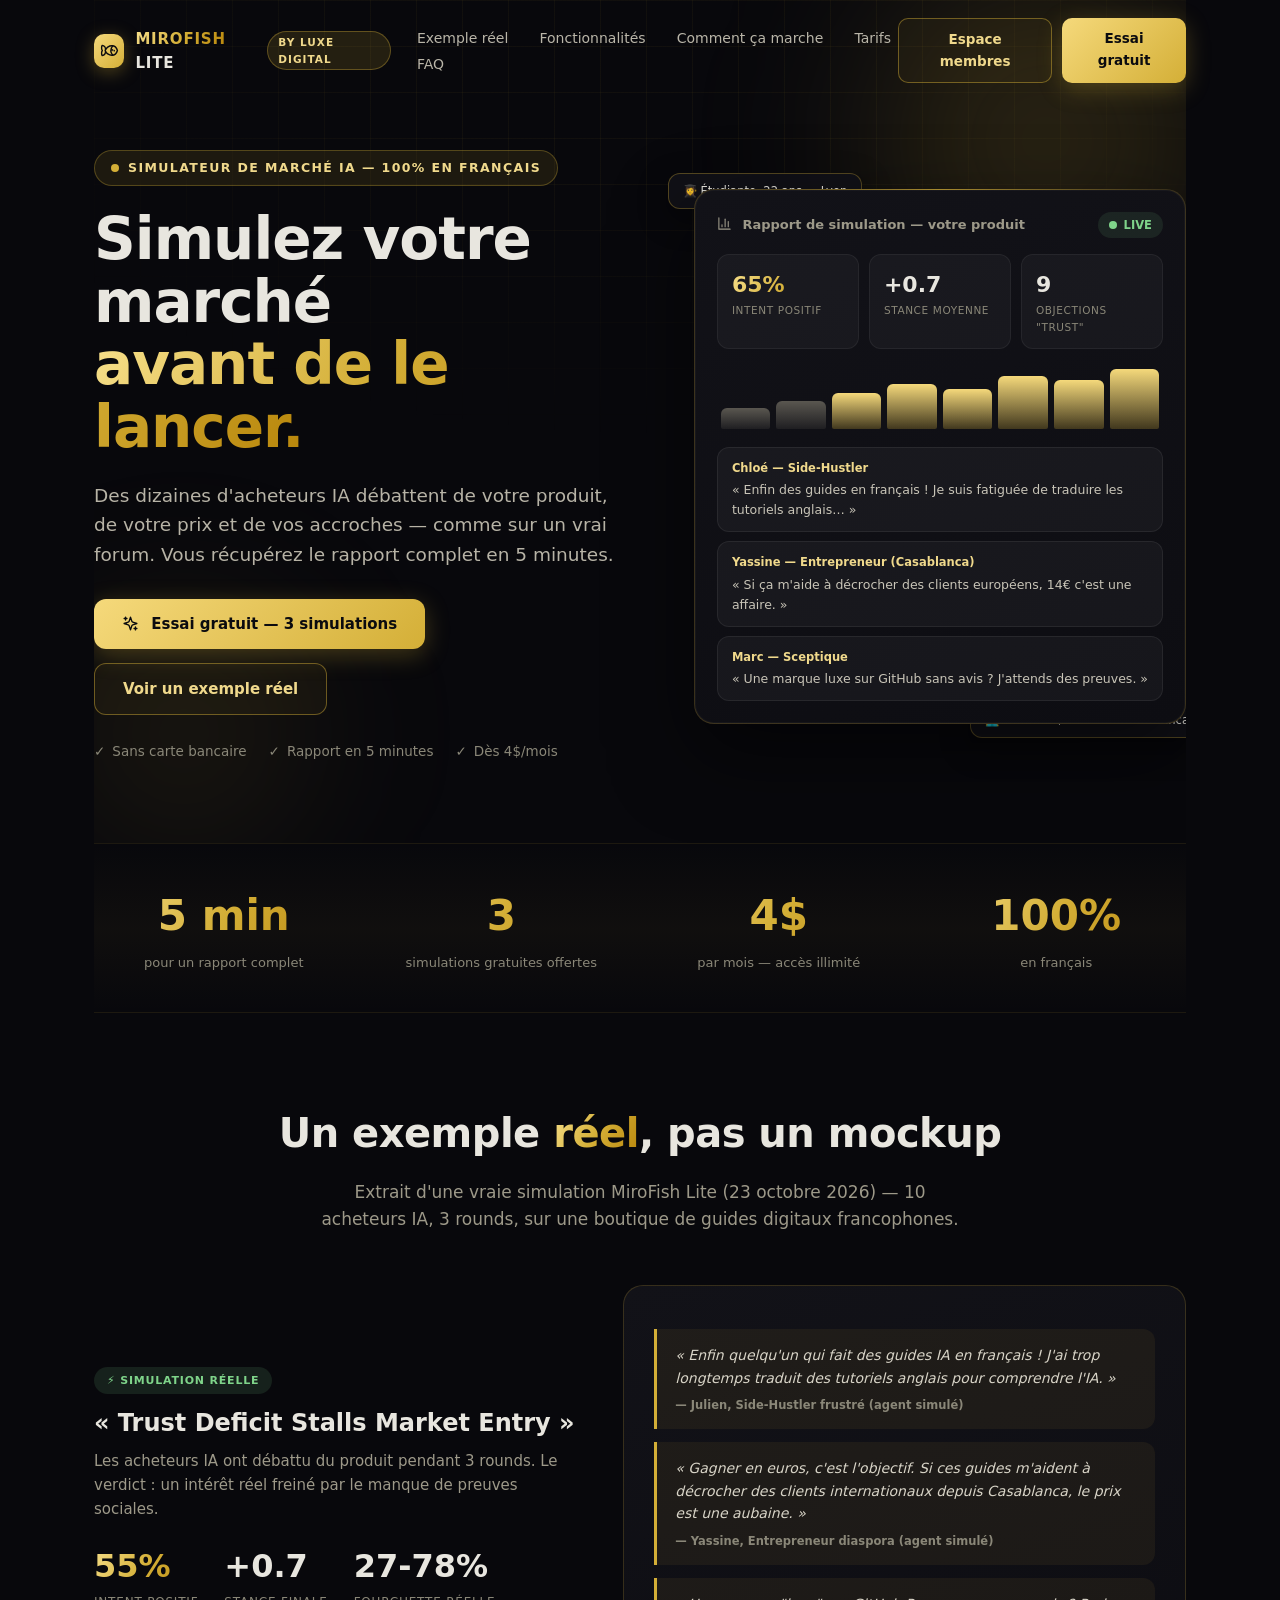
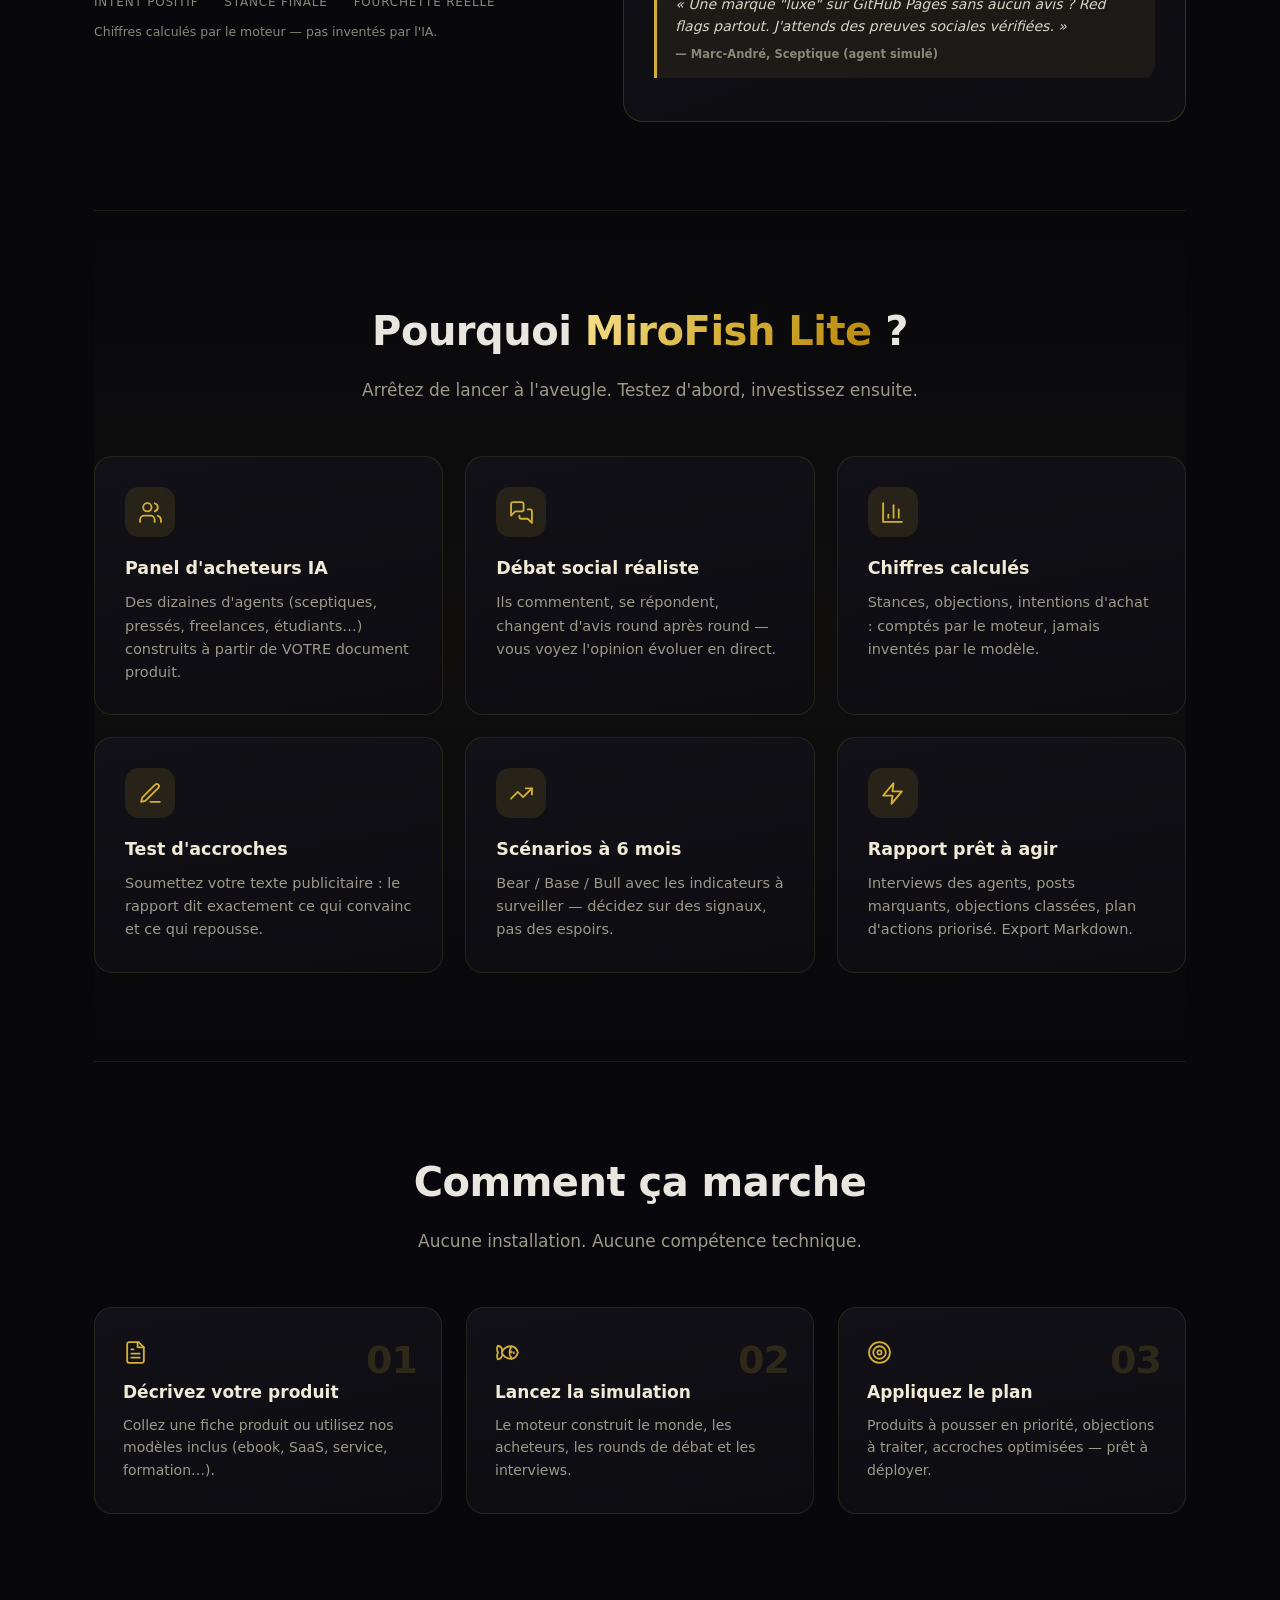
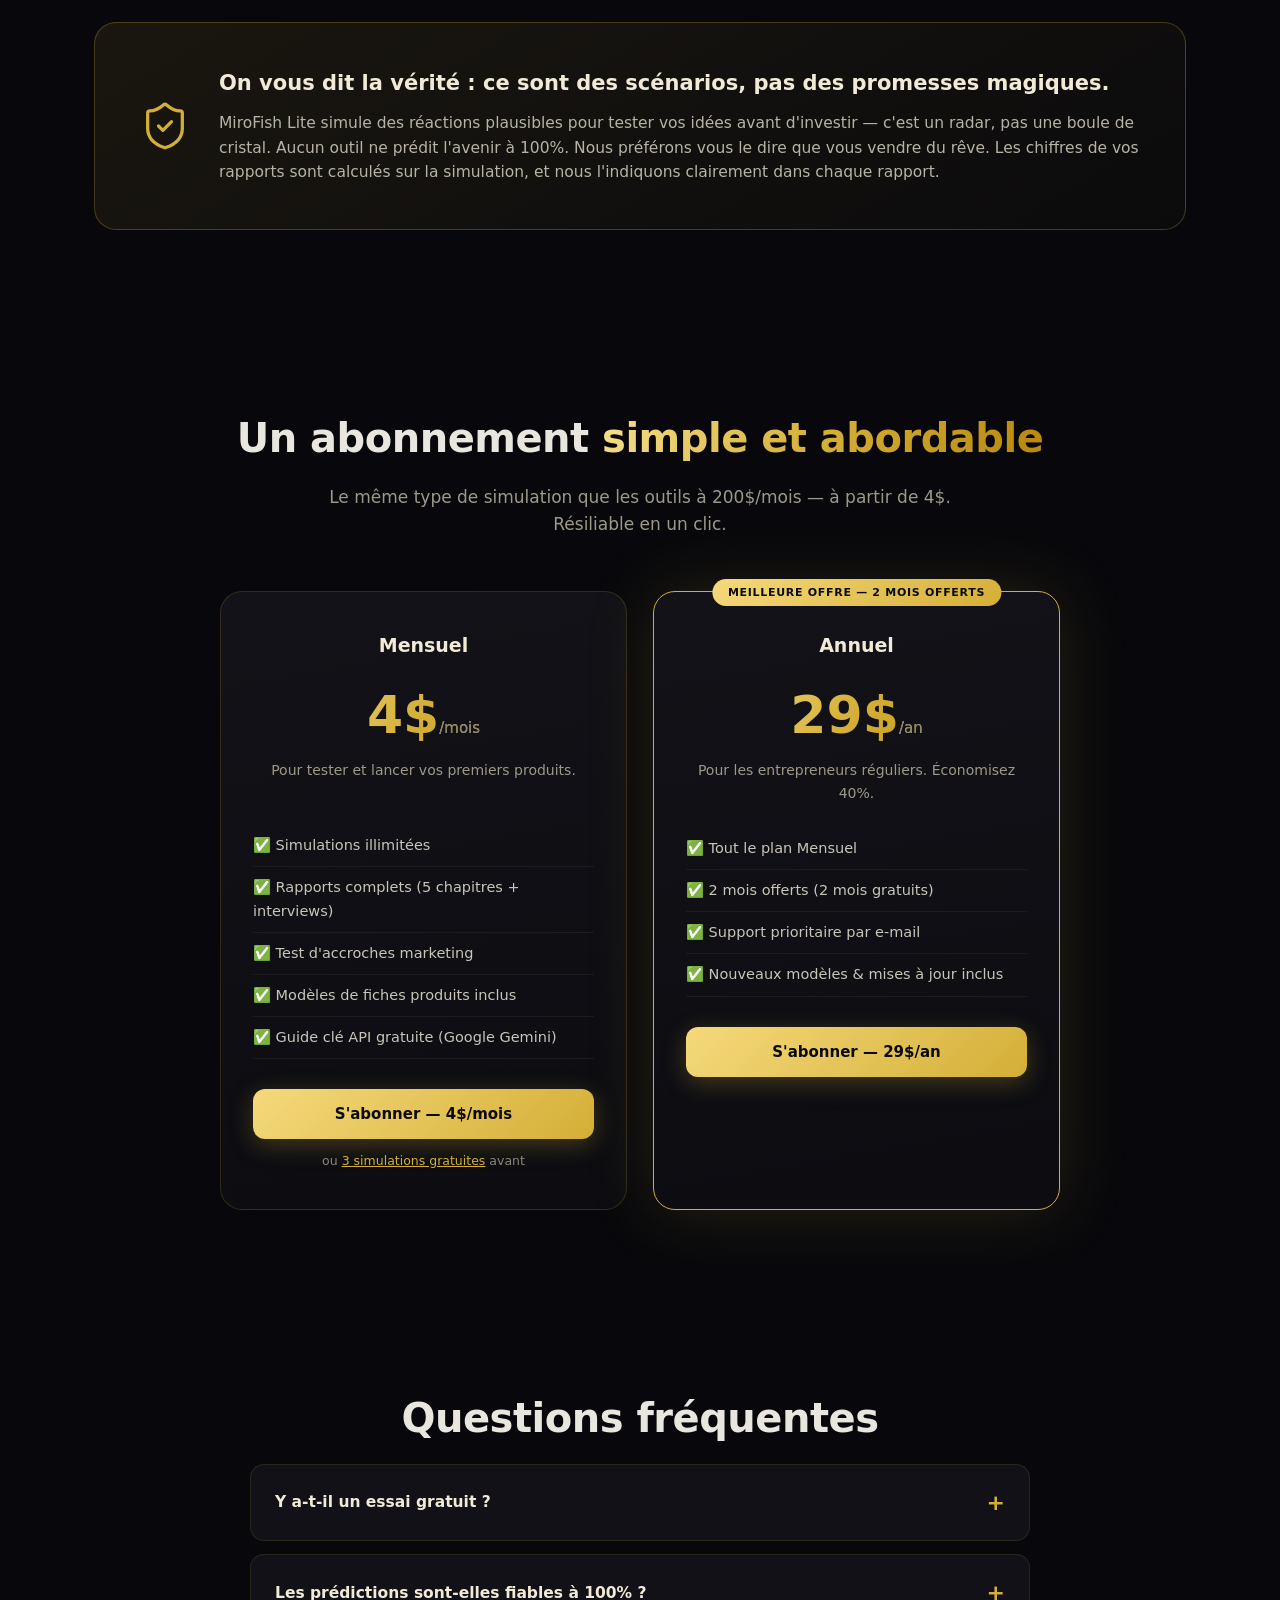
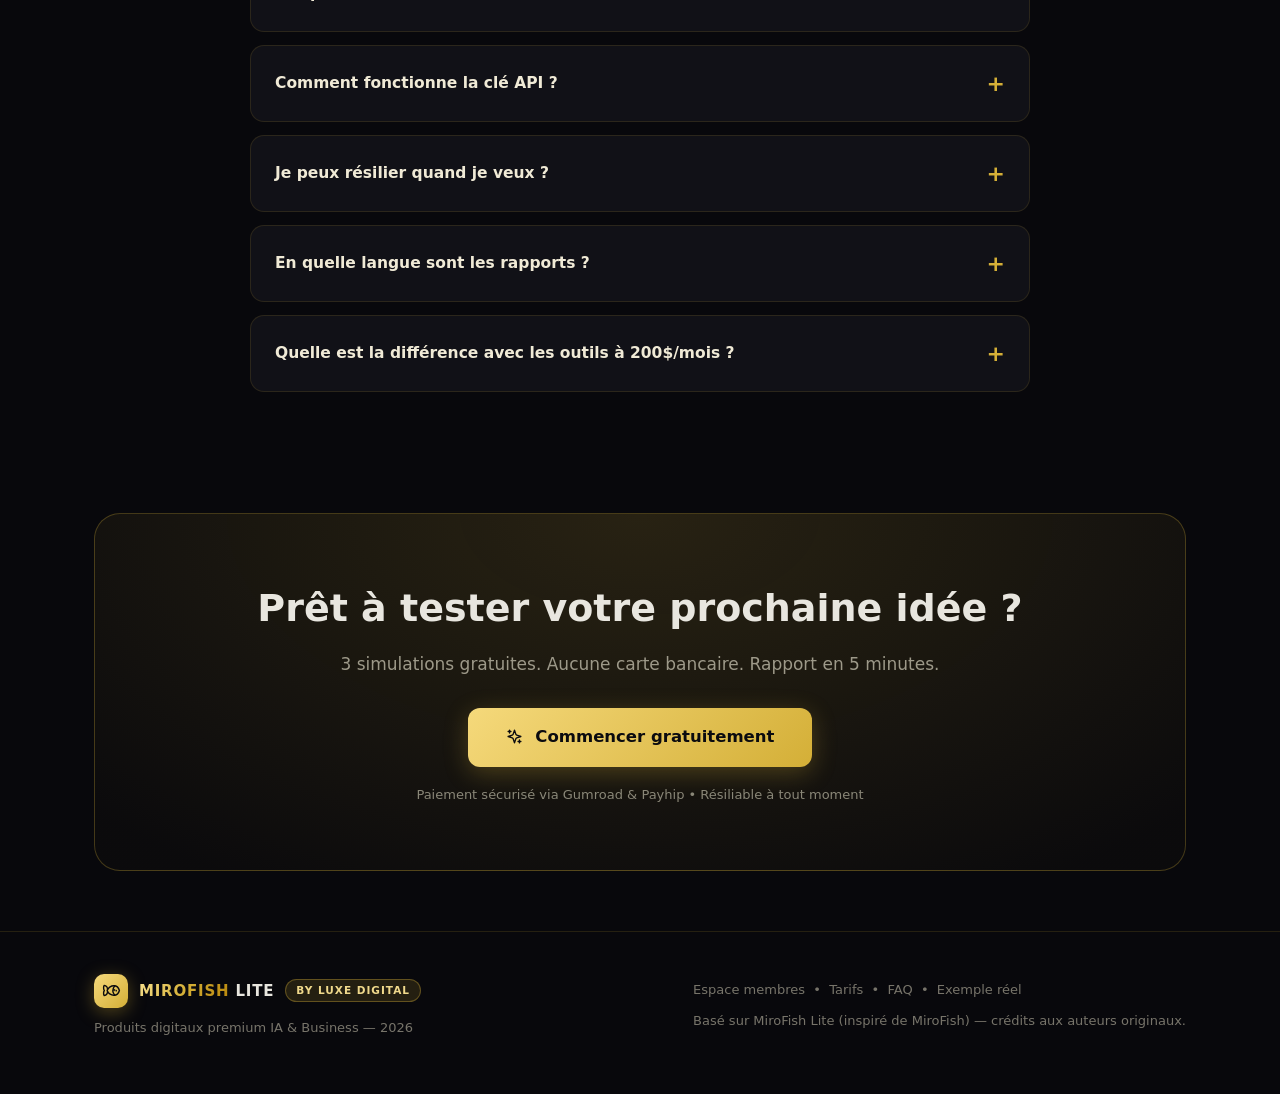
<file: index.html>
<!DOCTYPE html>
<html lang="fr">
<head>
<meta charset="UTF-8">
<meta name="viewport" content="width=device-width, initial-scale=1.0">
<title>MiroFish Lite — Simulez votre marché avant de le lancer | LUXE DIGITAL</title>
<meta name="description" content="Le simulateur de marché IA en français : testez vos produits avec des acheteurs IA qui réagissent comme de vrais clients. Rapport complet en 5 minutes. Dès 4$/mois.">
<link rel="icon" href="data:image/svg+xml,%3Csvg xmlns='http://www.w3.org/2000/svg' viewBox='0 0 32 32'%3E%3Crect width='32' height='32' rx='8' fill='%23d4af37'/%3E%3Cpath d='M16 7a9 9 0 1 0 0 18V7z' fill='%230b0b0f'/%3E%3Ccircle cx='16' cy='16' r='9' fill='none' stroke='%230b0b0f' stroke-width='2'/%3E%3C/svg%3E">
<style>
  * { margin:0; padding:0; box-sizing:border-box; }
  html { scroll-behavior:smooth; }
  body { font-family:'Segoe UI', system-ui, -apple-system, sans-serif; background:#08080c; color:#e8e6df; line-height:1.6; overflow-x:hidden; }
  .gold { background:linear-gradient(120deg,#f7e08c,#d4af37 50%,#b8860b); -webkit-background-clip:text; background-clip:text; color:transparent; }
  .wrap { max-width:1140px; margin:0 auto; padding:0 24px; }

  /* ===== NAV ===== */
  header { position:fixed; top:0; left:0; right:0; z-index:100; transition:.3s; }
  header.scrolled { background:rgba(8,8,12,.82); backdrop-filter:blur(16px); border-bottom:1px solid rgba(212,175,55,.16); }
  nav { display:flex; align-items:center; justify-content:space-between; padding:18px 24px; max-width:1140px; margin:0 auto; }
  .logo { display:flex; align-items:center; gap:11px; font-weight:800; letter-spacing:.8px; font-size:15px; }
  .logo-mark { width:34px; height:34px; border-radius:10px; background:linear-gradient(135deg,#f5d97b,#d4af37); display:flex; align-items:center; justify-content:center; font-size:17px; box-shadow:0 4px 18px rgba(212,175,55,.35); }
  .logo .badge { background:rgba(212,175,55,.14); border:1px solid rgba(212,175,55,.35); color:#f0d98c; padding:2px 10px; border-radius:20px; font-size:10.5px; font-weight:700; letter-spacing:1px; }
  nav .links a { color:#b9b5a8; text-decoration:none; margin-left:26px; font-size:14px; font-weight:500; transition:.2s; }
  nav .links a:hover { color:#f0d98c; }
  .btn { display:inline-block; padding:13px 28px; border-radius:12px; font-weight:700; text-decoration:none; cursor:pointer; border:0; font-size:15px; transition:.25s; text-align:center; }
  .btn-gold { background:linear-gradient(135deg,#f5d97b,#d4af37); color:#0b0b0f; box-shadow:0 6px 24px rgba(212,175,55,.28); }
  .btn-gold:hover { transform:translateY(-2px); box-shadow:0 12px 36px rgba(212,175,55,.45); }
  .btn-ghost { border:1px solid rgba(212,175,55,.45); color:#f0d98c; background:rgba(212,175,55,.05); }
  .btn-ghost:hover { background:rgba(212,175,55,.14); transform:translateY(-2px); }
  .btn-sm { padding:10px 20px; font-size:13.5px; border-radius:10px; }

  /* ===== HERO ===== */
  .hero { position:relative; padding:150px 0 80px; overflow:hidden; }
  .hero-grid-bg { position:absolute; inset:0; background-image:linear-gradient(rgba(212,175,55,.05) 1px, transparent 1px), linear-gradient(90deg, rgba(212,175,55,.05) 1px, transparent 1px); background-size:46px 46px; mask-image:radial-gradient(ellipse 90% 70% at 50% 0%, #000 30%, transparent 75%); pointer-events:none; }
  .orb { position:absolute; border-radius:50%; filter:blur(70px); pointer-events:none; }
  .orb1 { width:520px; height:520px; background:radial-gradient(circle, rgba(212,175,55,.22), transparent 70%); top:-120px; right:-120px; animation:float 9s ease-in-out infinite; }
  .orb2 { width:380px; height:380px; background:radial-gradient(circle, rgba(212,175,55,.12), transparent 70%); bottom:-80px; left:-100px; animation:float 11s ease-in-out infinite reverse; }
  @keyframes float { 0%,100% { transform:translateY(0) } 50% { transform:translateY(-26px) } }
  .hero-cols { display:grid; grid-template-columns:1.05fr .95fr; gap:56px; align-items:center; position:relative; }
  .eyebrow { display:inline-flex; align-items:center; gap:9px; background:rgba(212,175,55,.1); border:1px solid rgba(212,175,55,.3); color:#f0d98c; padding:7px 16px; border-radius:30px; font-size:12.5px; font-weight:700; letter-spacing:1.4px; margin-bottom:22px; }
  .pulse { width:8px; height:8px; border-radius:50%; background:#d4af37; box-shadow:0 0 0 0 rgba(212,175,55,.6); animation:pulse 2s infinite; }
  @keyframes pulse { 70% { box-shadow:0 0 0 10px rgba(212,175,55,0) } 100% { box-shadow:0 0 0 0 rgba(212,175,55,0) } }
  h1 { font-size:clamp(34px,5vw,58px); line-height:1.08; font-weight:800; letter-spacing:-1px; }
  .hero p.sub { margin:22px 0 30px; font-size:18.5px; color:#b7b3a6; max-width:520px; }
  .hero .cta { display:flex; gap:14px; flex-wrap:wrap; }
  .hero-trust { display:flex; gap:22px; margin-top:26px; flex-wrap:wrap; }
  .hero-trust span { color:#8a8778; font-size:13.5px; display:flex; align-items:center; gap:7px; }
  .check { color:#d4af37; font-weight:800; }

  /* ===== HERO MOCKUP ===== */
  .mock { background:linear-gradient(160deg,#121218,#0d0d12); border:1px solid rgba(212,175,55,.22); border-radius:20px; padding:22px; box-shadow:0 30px 80px rgba(0,0,0,.55), 0 0 0 1px rgba(255,255,255,.03) inset; position:relative; }
  .mock::before { content:""; position:absolute; top:-1px; left:20px; right:20px; height:1px; background:linear-gradient(90deg, transparent, rgba(212,175,55,.7), transparent); }
  .mock-head { display:flex; align-items:center; justify-content:space-between; margin-bottom:16px; }
  .mock-title { font-size:13px; color:#9d9989; font-weight:600; }
  .mock-live { display:flex; align-items:center; gap:7px; font-size:11.5px; color:#7fd48a; background:rgba(127,212,138,.1); padding:4px 11px; border-radius:20px; font-weight:700; }
  .stat-row { display:grid; grid-template-columns:repeat(3,1fr); gap:10px; margin-bottom:16px; }
  .stat-box { background:rgba(255,255,255,.035); border:1px solid rgba(255,255,255,.06); border-radius:12px; padding:12px 14px; }
  .stat-box .n { font-size:22px; font-weight:800; }
  .stat-box .l { font-size:10.5px; color:#8a8778; text-transform:uppercase; letter-spacing:.6px; }
  .bars { display:flex; gap:6px; align-items:flex-end; height:64px; margin:6px 0 18px; padding:0 4px; }
  .bar { flex:1; border-radius:6px 6px 2px 2px; background:linear-gradient(180deg,#f5d97b,rgba(212,175,55,.25)); animation:grow 1.2s ease-out backwards; }
  .bar.n { background:linear-gradient(180deg,#5a5750,rgba(90,87,80,.2)); }
  @keyframes grow { from { transform:scaleY(0); transform-origin:bottom } }
  .feed { display:flex; flex-direction:column; gap:9px; }
  .post { background:rgba(255,255,255,.04); border:1px solid rgba(255,255,255,.07); border-radius:12px; padding:11px 14px; font-size:12.5px; color:#c9c5b8; opacity:0; animation:fade .6s forwards; }
  .post b { color:#f0d98c; font-size:11.5px; display:block; margin-bottom:3px; }
  @keyframes fade { to { opacity:1 } }
  .float-chip { position:absolute; background:rgba(18,18,24,.92); border:1px solid rgba(212,175,55,.35); border-radius:12px; padding:8px 14px; font-size:11.5px; color:#e8e6df; backdrop-filter:blur(8px); box-shadow:0 10px 30px rgba(0,0,0,.4); }
  .fc1 { top:-16px; left:-26px; animation:float 7s ease-in-out infinite; }
  .fc2 { bottom:-14px; right:-18px; animation:float 8s ease-in-out infinite reverse; }

  /* ===== SECTIONS ===== */
  section { padding:88px 0; }
  h2.sec { text-align:center; font-size:clamp(27px,3.6vw,40px); font-weight:800; letter-spacing:-.5px; margin-bottom:14px; }
  p.sec-sub { text-align:center; color:#9d9989; max-width:640px; margin:0 auto 52px; font-size:17px; }

  .band { background:linear-gradient(180deg, transparent, rgba(212,175,55,.04), transparent); border-top:1px solid rgba(212,175,55,.1); border-bottom:1px solid rgba(212,175,55,.1); }
  .stat-strip { display:grid; grid-template-columns:repeat(4,1fr); gap:18px; padding:38px 0; }
  .stat-strip .item { text-align:center; }
  .stat-strip .num { font-size:clamp(28px,3.4vw,42px); font-weight:800; }
  .stat-strip .lbl { color:#8a8778; font-size:13px; margin-top:4px; }

  /* ===== EXAMPLE (real run) ===== */
  .ex-grid { display:grid; grid-template-columns:1fr 1.15fr; gap:40px; align-items:center; }
  .ex-card { background:linear-gradient(160deg,#121218,#0d0d12); border:1px solid rgba(212,175,55,.2); border-radius:20px; padding:30px; }
  .quote { background:rgba(212,175,55,.07); border-left:3px solid #d4af37; border-radius:0 12px 12px 0; padding:15px 18px; margin:13px 0; font-size:14px; color:#d8d4c7; font-style:italic; }
  .quote small { display:block; margin-top:7px; color:#8a8778; font-style:normal; font-size:11.5px; font-weight:600; }
  .metric-big { display:flex; gap:26px; flex-wrap:wrap; margin:20px 0 6px; }
  .metric-big .m .v { font-size:32px; font-weight:800; }
  .metric-big .m .k { font-size:12px; color:#8a8778; text-transform:uppercase; letter-spacing:.8px; }
  .tag-real { display:inline-block; background:rgba(127,212,138,.12); color:#7fd48a; font-size:11px; font-weight:800; padding:5px 13px; border-radius:20px; letter-spacing:.8px; margin-bottom:14px; }

  /* ===== FEATURES ===== */
  .grid3 { display:grid; grid-template-columns:repeat(auto-fit,minmax(270px,1fr)); gap:22px; }
  .card { background:linear-gradient(170deg,#111117,#0c0c11); border:1px solid rgba(212,175,55,.13); border-radius:18px; padding:30px; transition:.3s; position:relative; overflow:hidden; }
  .card:hover { transform:translateY(-6px); border-color:rgba(212,175,55,.4); box-shadow:0 20px 50px rgba(0,0,0,.4); }
  .card::after { content:""; position:absolute; top:0; left:0; right:0; height:2px; background:linear-gradient(90deg, transparent, rgba(212,175,55,.55), transparent); opacity:0; transition:.3s; }
  .card:hover::after { opacity:1; }
  .card .ico { width:50px; height:50px; border-radius:14px; background:rgba(212,175,55,.12); display:flex; align-items:center; justify-content:center; font-size:23px; margin-bottom:17px; }
  .card h3 { font-size:17.5px; margin-bottom:9px; color:#f0ead6; }
  .card p { color:#9d9989; font-size:14.5px; }

  /* ===== STEPS ===== */
  .steps { display:grid; grid-template-columns:repeat(3,1fr); gap:24px; counter-reset:s; }
  .step { background:linear-gradient(170deg,#111117,#0c0c11); border:1px solid rgba(212,175,55,.13); border-radius:18px; padding:32px 28px; position:relative; }
  .step::before { counter-increment:s; content:"0" counter(s); position:absolute; top:22px; right:24px; font-size:38px; font-weight:800; color:rgba(212,175,55,.16); letter-spacing:-1px; }
  .step .ico { font-size:28px; margin-bottom:14px; }
  .step h3 { font-size:17px; color:#f0ead6; margin-bottom:8px; }
  .step p { color:#9d9989; font-size:14px; }

  /* ===== HONESTY ===== */
  .honest { background:linear-gradient(150deg, rgba(212,175,55,.09), rgba(212,175,55,.02)); border:1px solid rgba(212,175,55,.28); border-radius:22px; padding:44px; display:grid; grid-template-columns:auto 1fr; gap:28px; align-items:center; }
  .honest .big { font-size:52px; }
  .honest h3 { font-size:21px; margin-bottom:10px; color:#f0ead6; }
  .honest p { color:#b7b3a6; font-size:15.5px; }

  /* ===== PRICING ===== */
  .price-grid { display:grid; grid-template-columns:repeat(auto-fit,minmax(290px,1fr)); gap:26px; max-width:840px; margin:0 auto; }
  .price { background:linear-gradient(170deg,#121218,#0c0c11); border:1px solid rgba(212,175,55,.18); border-radius:22px; padding:38px 32px; text-align:center; position:relative; transition:.3s; }
  .price:hover { transform:translateY(-5px); }
  .price.best { border-color:#d4af37; box-shadow:0 0 70px rgba(212,175,55,.16); }
  .price .tag { position:absolute; top:-13px; left:50%; transform:translateX(-50%); background:linear-gradient(135deg,#f5d97b,#d4af37); color:#0b0b0f; font-size:11px; font-weight:800; padding:5px 16px; border-radius:20px; letter-spacing:.7px; white-space:nowrap; }
  .price h3 { font-size:19px; color:#f0ead6; }
  .price .amount { font-size:52px; font-weight:800; margin:14px 0 2px; }
  .price .amount small { font-size:15px; color:#8a8778; font-weight:500; }
  .price .desc { color:#9d9989; font-size:14px; min-height:42px; }
  .price ul { list-style:none; margin:24px 0 30px; text-align:left; }
  .price li { padding:9px 0; font-size:14.5px; color:#c9c5b8; border-bottom:1px solid rgba(255,255,255,.05); }
  .price li::before { content:"✅ "; }
  .price .btn { width:100%; }

  /* ===== FAQ ===== */
  .faq { max-width:780px; margin:0 auto; }
  details { background:#111117; border:1px solid rgba(212,175,55,.13); border-radius:14px; margin-bottom:13px; overflow:hidden; transition:.3s; }
  details[open] { border-color:rgba(212,175,55,.35); }
  summary { padding:20px 24px; cursor:pointer; font-weight:700; color:#f0ead6; font-size:15.5px; list-style:none; display:flex; justify-content:space-between; align-items:center; }
  summary::-webkit-details-marker { display:none; }
  summary::after { content:"+"; font-size:22px; color:#d4af37; transition:.3s; }
  details[open] summary::after { transform:rotate(45deg); }
  details p { padding:0 24px 20px; color:#9d9989; font-size:14.5px; }

  /* ===== CTA + FOOTER ===== */
  .cta-band { text-align:center; background:radial-gradient(ellipse 70% 120% at 50% 0%, rgba(212,175,55,.16), rgba(212,175,55,.02)); border:1px solid rgba(212,175,55,.28); border-radius:26px; padding:64px 30px; margin:20px 0 60px; position:relative; overflow:hidden; }
  .cta-band h2 { font-size:clamp(26px,3.6vw,38px); font-weight:800; margin-bottom:12px; }
  footer { border-top:1px solid rgba(212,175,55,.14); padding:42px 0 56px; }
  footer .fgrid { display:flex; justify-content:space-between; gap:22px; flex-wrap:wrap; align-items:center; }
  footer p, footer a { color:#77746a; font-size:13px; text-decoration:none; }
  footer a:hover { color:#d4af37; }

  .reveal { opacity:0; transform:translateY(26px); transition:opacity .7s ease, transform .7s ease; }
  .reveal.in { opacity:1; transform:none; }

  @media (max-width:860px) {
    .hero-cols, .ex-grid { grid-template-columns:1fr; }
    .steps { grid-template-columns:1fr; }
    .stat-strip { grid-template-columns:repeat(2,1fr); }
    nav .links { display:none; }
    .hero { padding:120px 0 56px; }
    .honest { grid-template-columns:1fr; text-align:center; }
    .float-chip { display:none; }
  }
  .ic{width:24px;height:24px;stroke:#d4af37;fill:none;stroke-width:1.75;stroke-linecap:round;stroke-linejoin:round;display:block}
  .ic-dark{stroke:#0b0b0f}
  .ic-inline{width:17px;height:17px;stroke:currentColor;fill:none;stroke-width:1.9;stroke-linecap:round;stroke-linejoin:round;vertical-align:-3px;margin-right:7px;display:inline-block}
  .mock-title .ic{width:15px;height:15px;display:inline-block;vertical-align:-2px;margin-right:6px;stroke:#9d9989}
  .honest .big .ic{width:52px;height:52px;stroke-width:1.5}
  .card .ico .ic, .step .ico .ic{width:25px;height:25px}
  .logo-mark .ic{width:19px;height:19px}
</style>
</head>
<body>

<header id="hdr">
  <nav>
    <div class="logo">
      <div class="logo-mark"><svg class="ic ic-dark" viewBox="0 0 24 24" aria-hidden="true"><path d="M6.5 12c.94-3.46 4.94-6 8.5-6 3.56 0 6.06 2.54 7 6-.94 3.47-3.44 6-7 6s-7.56-2.53-8.5-6Z"/><path d="M18 12v.5"/><path d="M16 17.93a9.77 9.77 0 0 1 0-11.86"/><path d="M7 10.67C7 8 5.58 5.97 2.73 5.5c-1 1.5-1 5 .23 6.5-1.24 1.5-1.24 5-.23 6.5C5.58 18.03 7 16 7 13.33"/><circle cx="15.5" cy="11.5" r="0.5" fill="currentColor"/></svg></div>
      <div>
        <div><span class="gold">MIROFISH</span> LITE</div>
      </div>
      <span class="badge">BY LUXE DIGITAL</span>
    </div>
    <div class="links">
      <a href="#exemple">Exemple réel</a>
      <a href="#fonctions">Fonctionnalités</a>
      <a href="#comment">Comment ça marche</a>
      <a href="#prix">Tarifs</a>
      <a href="#faq">FAQ</a>
    </div>
    <div style="display:flex;gap:10px">
      <a class="btn btn-ghost btn-sm" href="app.html">Espace membres</a>
      <a class="btn btn-gold btn-sm" href="app.html">Essai gratuit</a>
    </div>
  </nav>
</header>

<div class="wrap">
  <!-- HERO -->
  <section class="hero">
    <div class="hero-grid-bg"></div>
    <div class="orb orb1"></div>
    <div class="orb orb2"></div>
    <div class="hero-cols">
      <div>
        <div class="eyebrow"><span class="pulse"></span> SIMULATEUR DE MARCHÉ IA — 100% EN FRANÇAIS</div>
        <h1>Simulez votre marché<br><span class="gold">avant de le lancer.</span></h1>
        <p class="sub">Des dizaines d'acheteurs IA débattent de votre produit, de votre prix et de vos accroches — comme sur un vrai forum. Vous récupérez le rapport complet en 5 minutes.</p>
        <div class="cta">
          <a class="btn btn-gold" href="app.html"><svg class="ic-inline" viewBox="0 0 24 24" aria-hidden="true"><path d="m12 3-1.9 5.8a2 2 0 0 1-1.3 1.3L3 12l5.8 1.9a2 2 0 0 1 1.3 1.3L12 21l1.9-5.8a2 2 0 0 1 1.3-1.3L21 12l-5.8-1.9a2 2 0 0 1-1.3-1.3z"/><path d="M5 3v4"/><path d="M19 17v4"/><path d="M3 5h4"/><path d="M17 19h4"/></svg> Essai gratuit — 3 simulations</a>
          <a class="btn btn-ghost" href="#exemple">Voir un exemple réel</a>
        </div>
        <div class="hero-trust">
          <span><span class="check">✓</span> Sans carte bancaire</span>
          <span><span class="check">✓</span> Rapport en 5 minutes</span>
          <span><span class="check">✓</span> Dès 4$/mois</span>
        </div>
      </div>
      <div style="position:relative">
        <div class="float-chip fc1">👩‍🎓 Étudiante, 22 ans — Lyon</div>
        <div class="float-chip fc2">👨‍💻 Freelance, 31 ans — Casablanca</div>
        <div class="mock">
          <div class="mock-head">
            <div class="mock-title"><svg class="ic" viewBox="0 0 24 24" aria-hidden="true"><path d="M3 3v18h18"/><path d="M18 17V9"/><path d="M13 17V5"/><path d="M8 17v-3"/></svg> Rapport de simulation — votre produit</div>
            <div class="mock-live"><span class="pulse" style="background:#7fd48a"></span> LIVE</div>
          </div>
          <div class="stat-row">
            <div class="stat-box"><div class="n gold">65%</div><div class="l">Intent positif</div></div>
            <div class="stat-box"><div class="n">+0.7</div><div class="l">Stance moyenne</div></div>
            <div class="stat-box"><div class="n">9</div><div class="l">Objections "trust"</div></div>
          </div>
          <div class="bars">
            <div class="bar n" style="height:32%;animation-delay:.1s"></div>
            <div class="bar n" style="height:44%;animation-delay:.2s"></div>
            <div class="bar" style="height:56%;animation-delay:.3s"></div>
            <div class="bar" style="height:70%;animation-delay:.4s"></div>
            <div class="bar" style="height:62%;animation-delay:.5s"></div>
            <div class="bar" style="height:82%;animation-delay:.6s"></div>
            <div class="bar" style="height:76%;animation-delay:.7s"></div>
            <div class="bar" style="height:94%;animation-delay:.8s"></div>
          </div>
          <div class="feed" id="feed">
            <div class="post" style="animation-delay:.9s"><b>Chloé — Side-Hustler</b>« Enfin des guides en français ! Je suis fatiguée de traduire les tutoriels anglais… »</div>
            <div class="post" style="animation-delay:1.5s"><b>Yassine — Entrepreneur (Casablanca)</b>« Si ça m'aide à décrocher des clients européens, 14€ c'est une affaire. »</div>
            <div class="post" style="animation-delay:2.1s"><b>Marc — Sceptique</b>« Une marque luxe sur GitHub sans avis ? J'attends des preuves. »</div>
          </div>
        </div>
      </div>
    </div>
  </section>

  <!-- STATS -->
  <div class="band reveal">
    <div class="stat-strip">
      <div class="item"><div class="num gold">5 min</div><div class="lbl">pour un rapport complet</div></div>
      <div class="item"><div class="num gold">3</div><div class="lbl">simulations gratuites offertes</div></div>
      <div class="item"><div class="num gold">4$</div><div class="lbl">par mois — accès illimité</div></div>
      <div class="item"><div class="num gold">100%</div><div class="lbl">en français</div></div>
    </div>
  </div>

  <!-- EXEMPLE REEL -->
  <section id="exemple">
    <h2 class="sec reveal">Un exemple <span class="gold">réel</span>, pas un mockup</h2>
    <p class="sec-sub reveal">Extrait d'une vraie simulation MiroFish Lite (23 octobre 2026) — 10 acheteurs IA, 3 rounds, sur une boutique de guides digitaux francophones.</p>
    <div class="ex-grid">
      <div class="reveal">
        <div class="tag-real">⚡ SIMULATION RÉELLE</div>
        <h3 style="font-size:24px;line-height:1.3;margin-bottom:10px">« Trust Deficit Stalls Market Entry »</h3>
        <p style="color:#9d9989;font-size:15px">Les acheteurs IA ont débattu du produit pendant 3 rounds. Le verdict : un intérêt réel freiné par le manque de preuves sociales.</p>
        <div class="metric-big">
          <div class="m"><div class="v gold">55%</div><div class="k">intent positif</div></div>
          <div class="m"><div class="v">+0.7</div><div class="k">stance finale</div></div>
          <div class="m"><div class="v">27-78%</div><div class="k">fourchette réelle</div></div>
        </div>
        <p style="color:#8a8778;font-size:12.5px;margin-top:10px">Chiffres calculés par le moteur — pas inventés par l'IA.</p>
      </div>
      <div class="ex-card reveal">
        <div class="quote">« Enfin quelqu'un qui fait des guides IA en français ! J'ai trop longtemps traduit des tutoriels anglais pour comprendre l'IA. »<small>— Julien, Side-Hustler frustré (agent simulé)</small></div>
        <div class="quote">« Gagner en euros, c'est l'objectif. Si ces guides m'aident à décrocher des clients internationaux depuis Casablanca, le prix est une aubaine. »<small>— Yassine, Entrepreneur diaspora (agent simulé)</small></div>
        <div class="quote">« Une marque "luxe" sur GitHub Pages sans aucun avis ? Red flags partout. J'attends des preuves sociales vérifiées. »<small>— Marc-André, Sceptique (agent simulé)</small></div>
      </div>
    </div>
  </section>

  <!-- FONCTIONS -->
  <section id="fonctions" class="band">
    <h2 class="sec reveal">Pourquoi <span class="gold">MiroFish Lite</span> ?</h2>
    <p class="sec-sub reveal">Arrêtez de lancer à l'aveugle. Testez d'abord, investissez ensuite.</p>
    <div class="grid3">
      <div class="card reveal"><div class="ico"><svg class="ic" viewBox="0 0 24 24" aria-hidden="true"><path d="M16 21v-2a4 4 0 0 0-4-4H6a4 4 0 0 0-4 4v2"/><circle cx="9" cy="7" r="4"/><path d="M22 21v-2a4 4 0 0 0-3-3.87"/><path d="M16 3.13a4 4 0 0 1 0 7.75"/></svg></div><h3>Panel d'acheteurs IA</h3><p>Des dizaines d'agents (sceptiques, pressés, freelances, étudiants…) construits à partir de VOTRE document produit.</p></div>
      <div class="card reveal"><div class="ico"><svg class="ic" viewBox="0 0 24 24" aria-hidden="true"><path d="M14 9a2 2 0 0 1-2 2H6l-4 4V4a2 2 0 0 1 2-2h8a2 2 0 0 1 2 2z"/><path d="M18 9h2a2 2 0 0 1 2 2v11l-4-4h-6a2 2 0 0 1-2-2v-1"/></svg></div><h3>Débat social réaliste</h3><p>Ils commentent, se répondent, changent d'avis round après round — vous voyez l'opinion évoluer en direct.</p></div>
      <div class="card reveal"><div class="ico"><svg class="ic" viewBox="0 0 24 24" aria-hidden="true"><path d="M3 3v18h18"/><path d="M18 17V9"/><path d="M13 17V5"/><path d="M8 17v-3"/></svg></div><h3>Chiffres calculés</h3><p>Stances, objections, intentions d'achat : comptés par le moteur, jamais inventés par le modèle.</p></div>
      <div class="card reveal"><div class="ico"><svg class="ic" viewBox="0 0 24 24" aria-hidden="true"><path d="M12 20h9"/><path d="M16.5 3.5a2.12 2.12 0 0 1 3 3L7 19l-4 1 1-4Z"/></svg></div><h3>Test d'accroches</h3><p>Soumettez votre texte publicitaire : le rapport dit exactement ce qui convainc et ce qui repousse.</p></div>
      <div class="card reveal"><div class="ico"><svg class="ic" viewBox="0 0 24 24" aria-hidden="true"><polyline points="22 7 13.5 15.5 8.5 10.5 2 17"/><polyline points="16 7 22 7 22 13"/></svg></div><h3>Scénarios à 6 mois</h3><p>Bear / Base / Bull avec les indicateurs à surveiller — décidez sur des signaux, pas des espoirs.</p></div>
      <div class="card reveal"><div class="ico"><svg class="ic" viewBox="0 0 24 24" aria-hidden="true"><polygon points="13 2 3 14 12 14 11 22 21 10 12 10 13 2"/></svg></div><h3>Rapport prêt à agir</h3><p>Interviews des agents, posts marquants, objections classées, plan d'actions priorisé. Export Markdown.</p></div>
    </div>
  </section>

  <!-- COMMENT -->
  <section id="comment">
    <h2 class="sec reveal">Comment ça marche</h2>
    <p class="sec-sub reveal">Aucune installation. Aucune compétence technique.</p>
    <div class="steps">
      <div class="step reveal"><div class="ico"><svg class="ic" viewBox="0 0 24 24" aria-hidden="true"><path d="M15 2H6a2 2 0 0 0-2 2v16a2 2 0 0 0 2 2h12a2 2 0 0 0 2-2V7Z"/><path d="M14 2v5h6"/><path d="M16 13H8"/><path d="M16 17H8"/><path d="M10 9H8"/></svg></div><h3>Décrivez votre produit</h3><p>Collez une fiche produit ou utilisez nos modèles inclus (ebook, SaaS, service, formation…).</p></div>
      <div class="step reveal"><div class="ico"><svg class="ic" viewBox="0 0 24 24" aria-hidden="true"><path d="M6.5 12c.94-3.46 4.94-6 8.5-6 3.56 0 6.06 2.54 7 6-.94 3.47-3.44 6-7 6s-7.56-2.53-8.5-6Z"/><path d="M18 12v.5"/><path d="M16 17.93a9.77 9.77 0 0 1 0-11.86"/><path d="M7 10.67C7 8 5.58 5.97 2.73 5.5c-1 1.5-1 5 .23 6.5-1.24 1.5-1.24 5-.23 6.5C5.58 18.03 7 16 7 13.33"/><circle cx="15.5" cy="11.5" r="0.5" fill="currentColor"/></svg></div><h3>Lancez la simulation</h3><p>Le moteur construit le monde, les acheteurs, les rounds de débat et les interviews.</p></div>
      <div class="step reveal"><div class="ico"><svg class="ic" viewBox="0 0 24 24" aria-hidden="true"><circle cx="12" cy="12" r="10"/><circle cx="12" cy="12" r="6"/><circle cx="12" cy="12" r="2"/></svg></div><h3>Appliquez le plan</h3><p>Produits à pousser en priorité, objections à traiter, accroches optimisées — prêt à déployer.</p></div>
    </div>
  </section>

  <!-- HONNETETE -->
  <section style="padding-top:20px">
    <div class="honest reveal">
      <div class="big"><svg class="ic" viewBox="0 0 24 24" aria-hidden="true"><path d="M20 13c0 5-3.5 7.5-7.66 8.95a1 1 0 0 1-.67-.01C7.5 20.5 4 18 4 13V6a1 1 0 0 1 1-1c2 0 4.5-1.2 6.24-2.72a1.17 1.17 0 0 1 1.52 0C14.51 3.81 17 5 19 5a1 1 0 0 1 1 1z"/><path d="m9 12 2 2 4-4"/></svg></div>
      <div>
        <h3>On vous dit la vérité : ce sont des scénarios, pas des promesses magiques.</h3>
        <p>MiroFish Lite simule des réactions plausibles pour tester vos idées avant d'investir — c'est un radar, pas une boule de cristal. Aucun outil ne prédit l'avenir à 100%. Nous préférons vous le dire que vous vendre du rêve. Les chiffres de vos rapports sont calculés sur la simulation, et nous l'indiquons clairement dans chaque rapport.</p>
      </div>
    </div>
  </section>

  <!-- PRIX -->
  <section id="prix">
    <h2 class="sec reveal">Un abonnement <span class="gold">simple et abordable</span></h2>
    <p class="sec-sub reveal">Le même type de simulation que les outils à 200$/mois — à partir de 4$. Résiliable en un clic.</p>
    <div class="price-grid">
      <div class="price reveal">
        <h3>Mensuel</h3>
        <div class="amount gold">4$<small>/mois</small></div>
        <p class="desc">Pour tester et lancer vos premiers produits.</p>
        <ul>
          <li>Simulations illimitées</li>
          <li>Rapports complets (5 chapitres + interviews)</li>
          <li>Test d'accroches marketing</li>
          <li>Modèles de fiches produits inclus</li>
          <li>Guide clé API gratuite (Google Gemini)</li>
        </ul>
        <a class="btn btn-gold" href="#" id="sub-monthly">S'abonner — 4$/mois</a>
        <p style="margin-top:12px;font-size:12.5px;color:#8a8778">ou <a href="app.html" style="color:#d4af37">3 simulations gratuites</a> avant</p>
      </div>
      <div class="price best reveal">
        <div class="tag">MEILLEURE OFFRE — 2 MOIS OFFERTS</div>
        <h3>Annuel</h3>
        <div class="amount gold">29$<small>/an</small></div>
        <p class="desc">Pour les entrepreneurs réguliers. Économisez 40%.</p>
        <ul>
          <li>Tout le plan Mensuel</li>
          <li>2 mois offerts (2 mois gratuits)</li>
          <li>Support prioritaire par e-mail</li>
          <li>Nouveaux modèles & mises à jour inclus</li>
        </ul>
        <a class="btn btn-gold" href="#" id="sub-yearly">S'abonner — 29$/an</a>
      </div>
    </div>
  </section>

  <!-- FAQ -->
  <section id="faq">
    <h2 class="sec reveal">Questions fréquentes</h2>
    <div class="faq">
      <details class="reveal"><summary>Y a-t-il un essai gratuit ?</summary><p>Oui ! Créez votre accès gratuit et recevez 3 simulations offertes — sans carte bancaire. Ensuite, l'abonnement à 4$/mois débloque l'accès illimité.</p></details>
      <details class="reveal"><summary>Les prédictions sont-elles fiables à 100% ?</summary><p>Non, et nous le disons honnêtement : ce sont des scénarios plausibles à tester, pas des données de marché. C'est un formidable outil pour éliminer les mauvaises idées avant d'investir du temps et de l'argent.</p></details>
      <details class="reveal"><summary>Comment fonctionne la clé API ?</summary><p>Vous créez une clé Google Gemini gratuite en 2 minutes (nous fournissons le guide pas à pas). Votre clé reste dans votre navigateur et n'est envoyée qu'à Google — jamais stockée chez nous.</p></details>
      <details class="reveal"><summary>Je peux résilier quand je veux ?</summary><p>Oui, en un clic depuis votre e-mail de paiement (Gumroad/Payhip). Aucun engagement, aucune pénalité.</p></details>
      <details class="reveal"><summary>En quelle langue sont les rapports ?</summary><p>En français par défaut — ou en anglais si vous préférez. L'interface est 100% française.</p></details>
      <details class="reveal"><summary>Quelle est la différence avec les outils à 200$/mois ?</summary><p>Les gros outils (Minds, Synthetic Users…) ciblent les grandes entreprises avec des budgets recherche à 10 000$/an. MiroFish Lite donne le même type d'insight aux créateurs, freelances et entrepreneurs francophones — pour le prix d'un café par semaine.</p></details>
    </div>
  </section>

  <!-- CTA -->
  <div class="cta-band reveal">
    <h2>Prêt à tester votre prochaine idée ?</h2>
    <p class="sec-sub" style="margin-bottom:30px">3 simulations gratuites. Aucune carte bancaire. Rapport en 5 minutes.</p>
    <a class="btn btn-gold" href="app.html" style="padding:16px 38px;font-size:16.5px"><svg class="ic-inline" viewBox="0 0 24 24" aria-hidden="true"><path d="m12 3-1.9 5.8a2 2 0 0 1-1.3 1.3L3 12l5.8 1.9a2 2 0 0 1 1.3 1.3L12 21l1.9-5.8a2 2 0 0 1 1.3-1.3L21 12l-5.8-1.9a2 2 0 0 1-1.3-1.3z"/><path d="M5 3v4"/><path d="M19 17v4"/><path d="M3 5h4"/><path d="M17 19h4"/></svg> Commencer gratuitement</a>
    <p style="margin-top:18px;color:#8a8778;font-size:13px">Paiement sécurisé via Gumroad & Payhip • Résiliable à tout moment</p>
  </div>
</div>

<footer>
  <div class="wrap fgrid">
    <div>
      <div class="logo" style="margin-bottom:10px"><div class="logo-mark"><svg class="ic ic-dark" viewBox="0 0 24 24" aria-hidden="true"><path d="M6.5 12c.94-3.46 4.94-6 8.5-6 3.56 0 6.06 2.54 7 6-.94 3.47-3.44 6-7 6s-7.56-2.53-8.5-6Z"/><path d="M18 12v.5"/><path d="M16 17.93a9.77 9.77 0 0 1 0-11.86"/><path d="M7 10.67C7 8 5.58 5.97 2.73 5.5c-1 1.5-1 5 .23 6.5-1.24 1.5-1.24 5-.23 6.5C5.58 18.03 7 16 7 13.33"/><circle cx="15.5" cy="11.5" r="0.5" fill="currentColor"/></svg></div><div><span class="gold">MIROFISH</span> LITE</div><span class="badge">BY LUXE DIGITAL</span></div>
      <p>Produits digitaux premium IA & Business — 2026</p>
    </div>
    <div>
      <p><a href="app.html">Espace membres</a> &nbsp;•&nbsp; <a href="#prix">Tarifs</a> &nbsp;•&nbsp; <a href="#faq">FAQ</a> &nbsp;•&nbsp; <a href="#exemple">Exemple réel</a></p>
      <p style="margin-top:10px">Basé sur <a href="https://github.com/sarcaxticlarka/mirrorfish_lite">MiroFish Lite</a> (inspiré de <a href="https://github.com/666ghj/MiroFish">MiroFish</a>) — crédits aux auteurs originaux.</p>
    </div>
  </div>
</footer>

<script>
  // sticky header
  addEventListener('scroll', () => document.getElementById('hdr').classList.toggle('scrolled', scrollY > 24));
  // reveal on scroll
  const io = new IntersectionObserver((es) => es.forEach((e) => e.isIntersecting && e.target.classList.add('in')), { threshold: .12 });
  document.querySelectorAll('.reveal').forEach((el) => io.observe(el));
  // count-up stats
  document.querySelectorAll('.stat-strip .num').forEach((el) => {
    const final = el.textContent;
    if (!/^\d/.test(final)) return;
    const target = parseFloat(final);
    let cur = 0;
    const step = () => { cur += target / 28; if (cur < target) { el.textContent = (Number.isInteger(target) ? Math.round(cur) : cur.toFixed(0)) + final.replace(/[\d.,]+/, ''); requestAnimationFrame(step); } else el.textContent = final; };
    const io2 = new IntersectionObserver((es) => es[0].isIntersecting && (step(), io2.disconnect()));
    io2.observe(el);
  });
</script>
</body>
</html>
</file>
